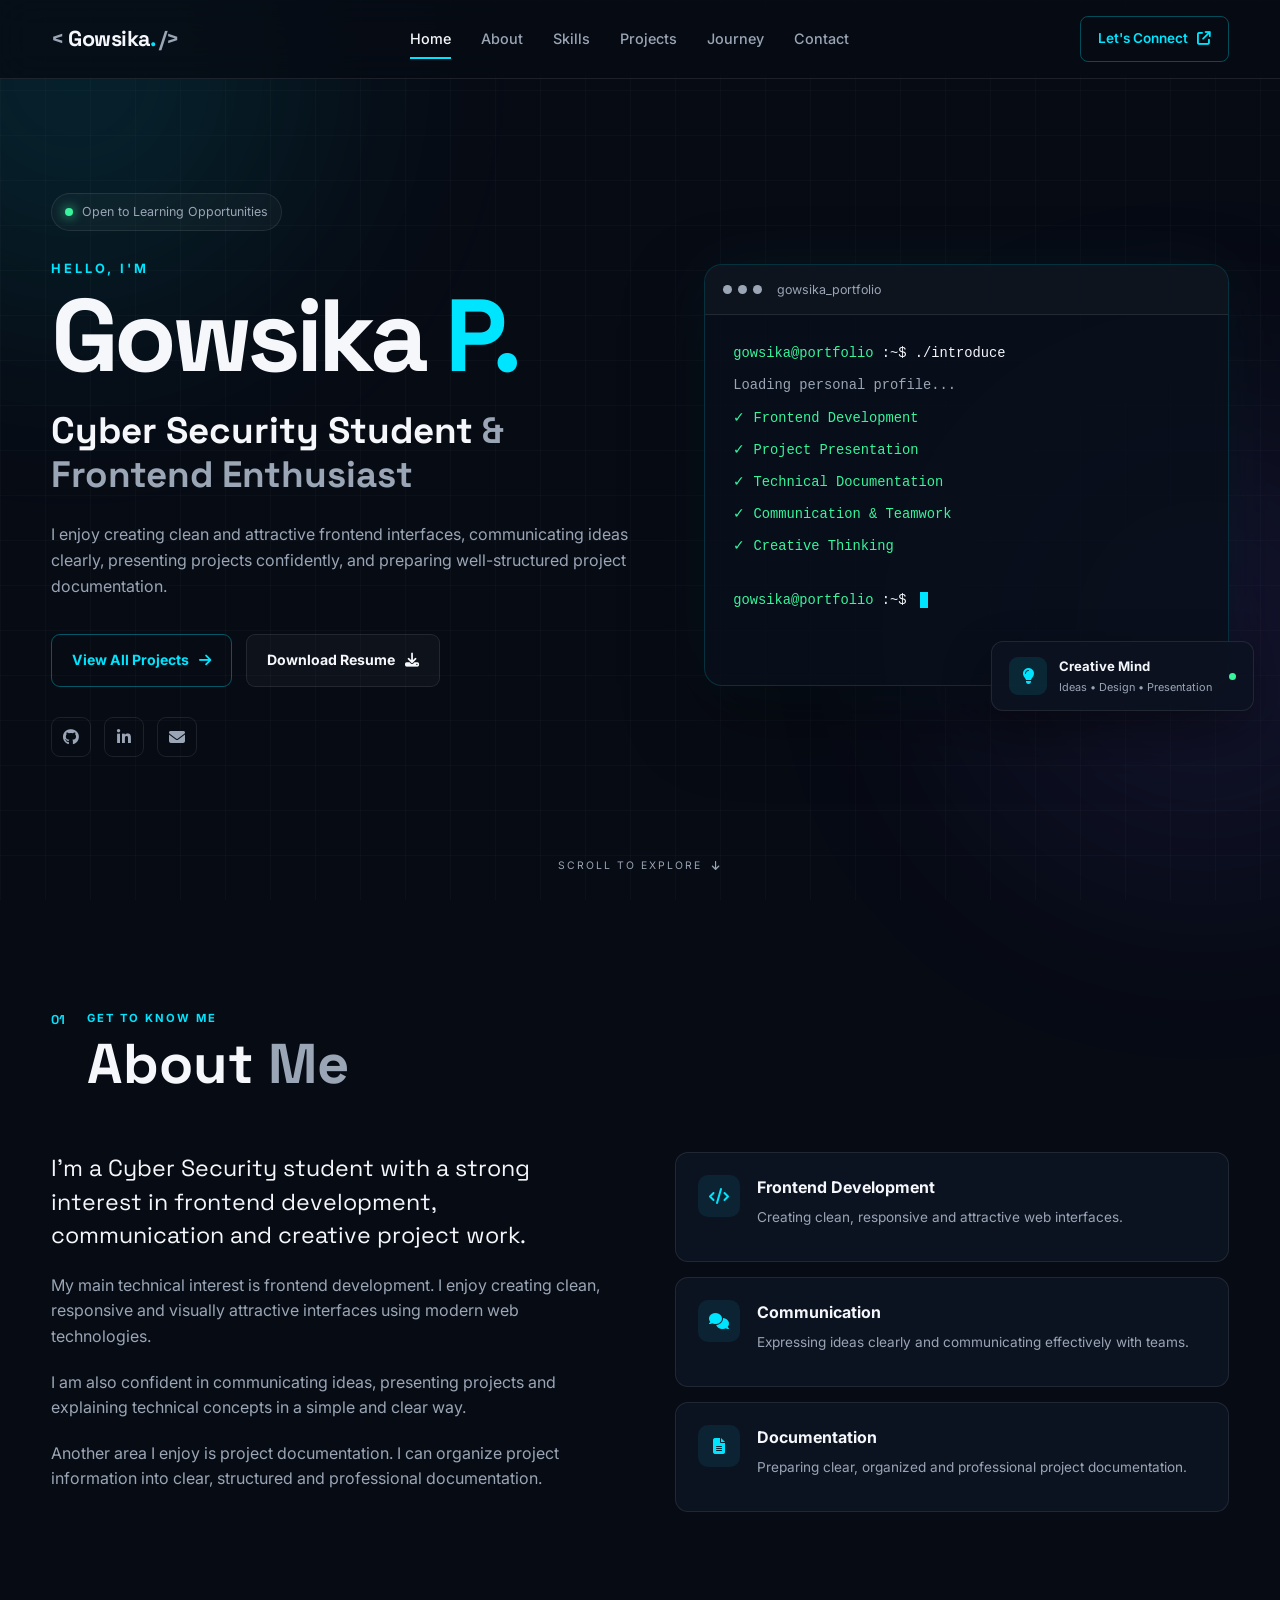
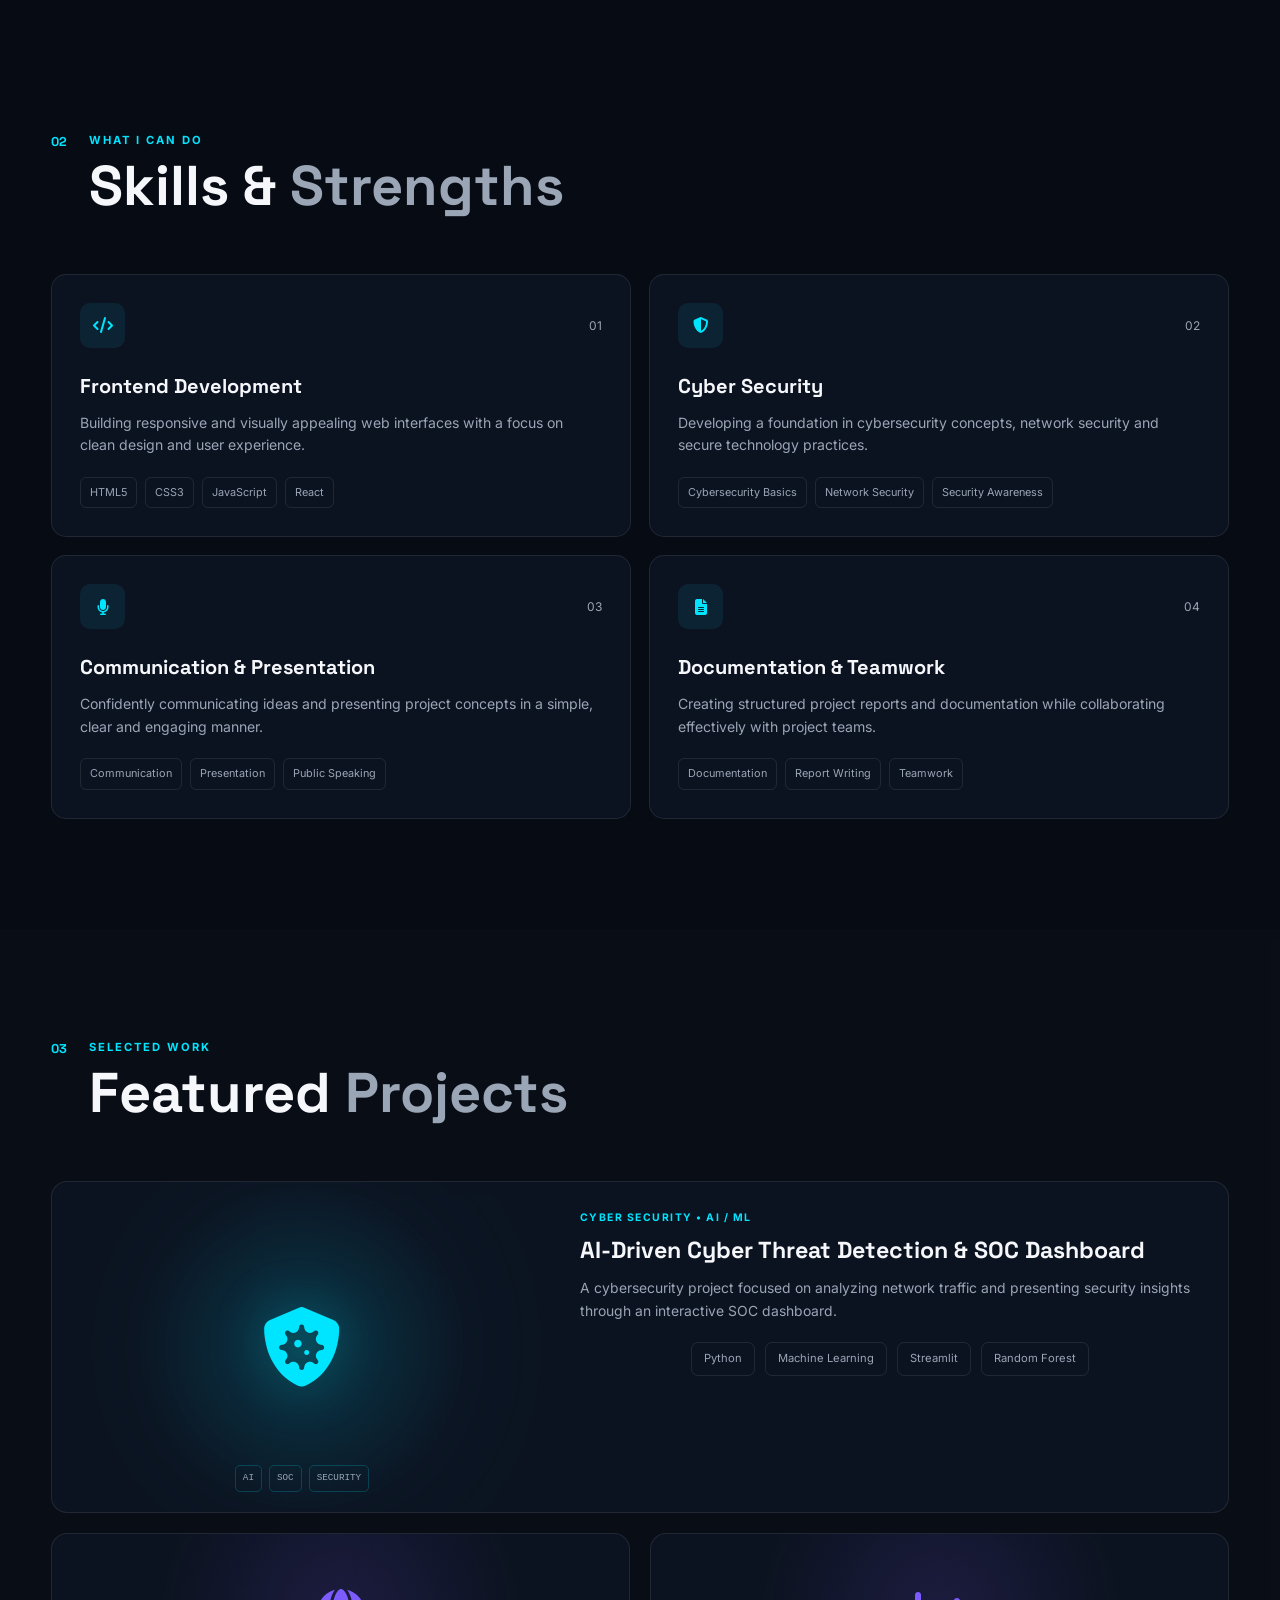
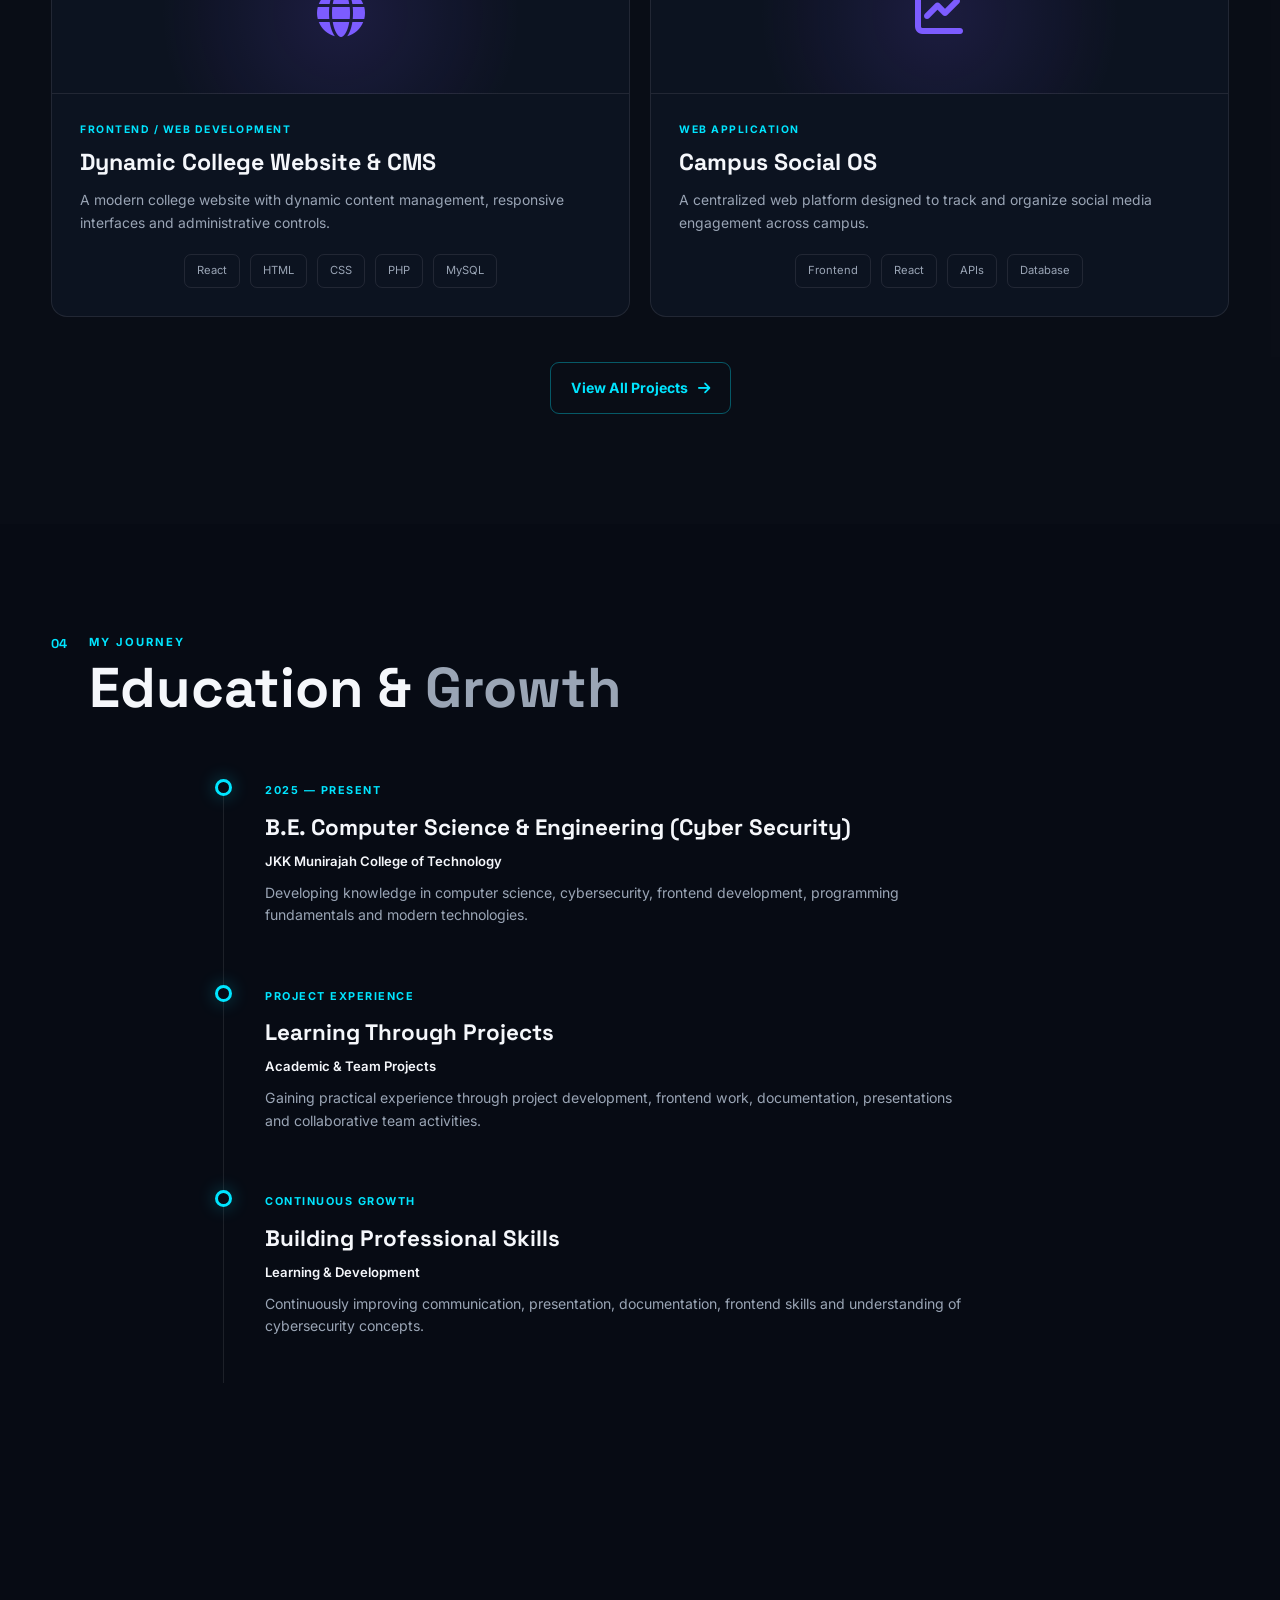
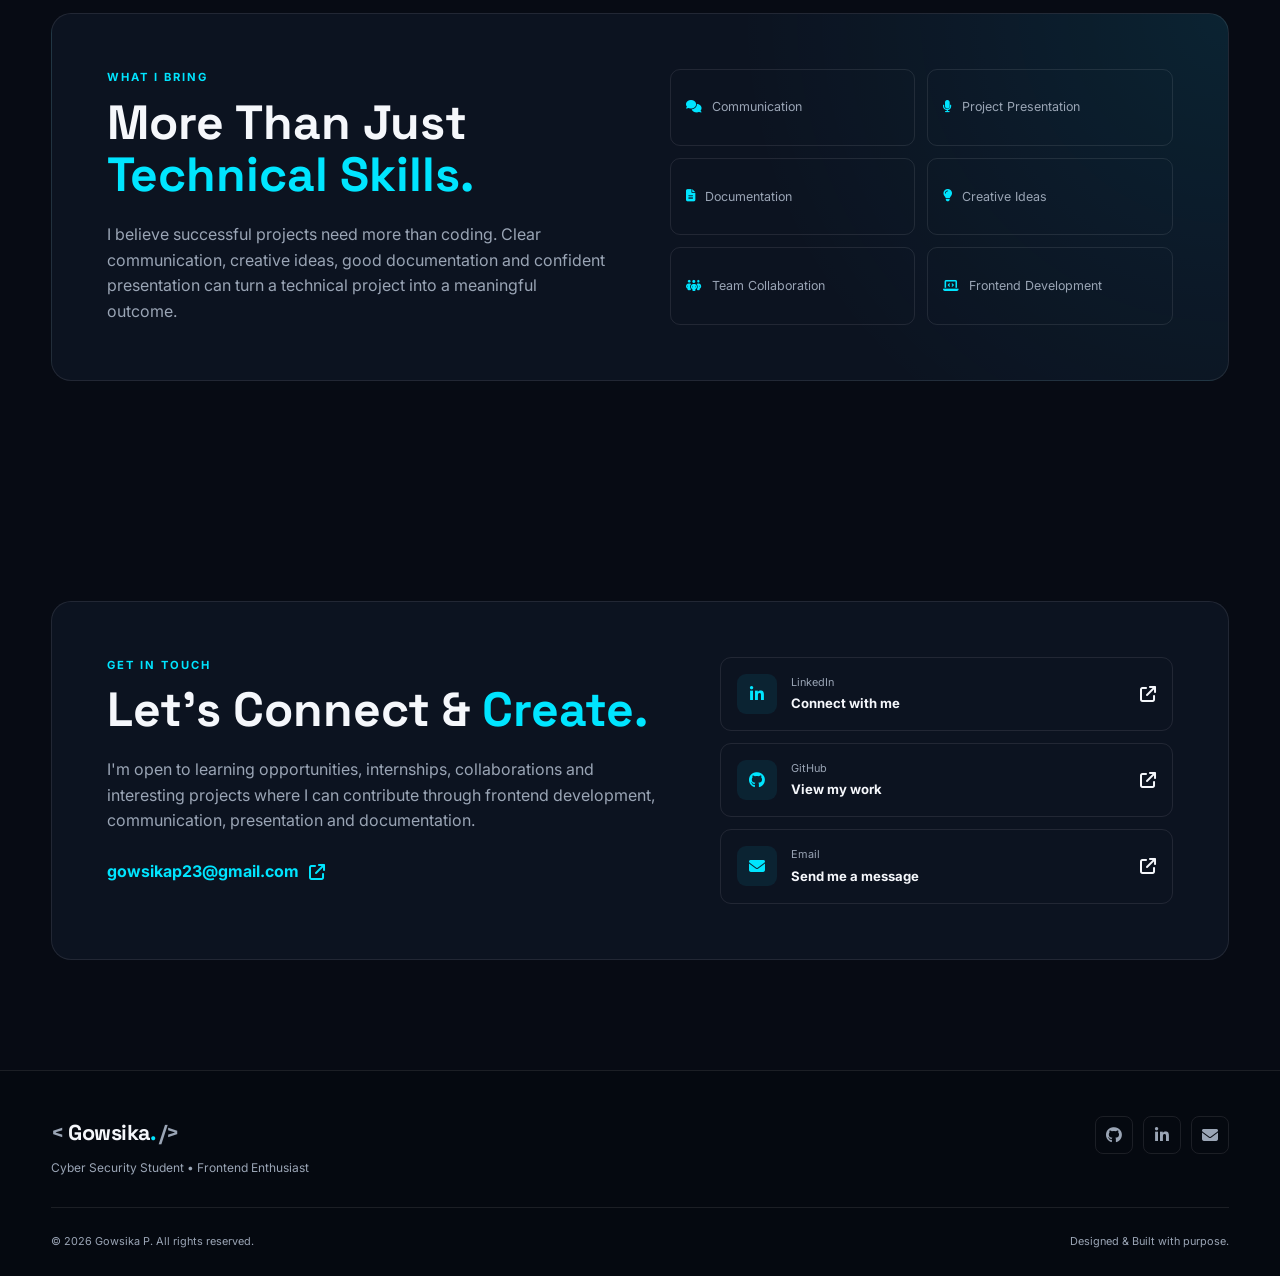
<file: index.html>
<!DOCTYPE html>
<html lang="en">

<head>
    <meta charset="UTF-8">
    <meta name="viewport" content="width=device-width, initial-scale=1.0">

    <meta name="description"
        content="Gowsika P — Cyber Security Student and Frontend Enthusiast. Explore my projects, frontend skills, communication, presentation, documentation and creative strengths.">

    <meta name="author" content="Gowsika P">

    <title>Gowsika P | Cyber Security Student & Frontend Enthusiast</title>

    <!-- Google Fonts -->
    <link rel="preconnect" href="https://fonts.googleapis.com">
    <link rel="preconnect" href="https://fonts.gstatic.com" crossorigin>

    <link
        href="https://fonts.googleapis.com/css2?family=Inter:wght@400;500;600;700;800&family=Space+Grotesk:wght@400;500;600;700&display=swap"
        rel="stylesheet">

    <!-- Font Awesome -->
    <link rel="stylesheet"
        href="https://cdnjs.cloudflare.com/ajax/libs/font-awesome/6.5.2/css/all.min.css">

    <!-- Main CSS -->
    <link rel="stylesheet" href="style.css">
</head>

<body>

    <!-- Background -->
    <div class="background-grid"></div>
    <div class="glow glow-one"></div>
    <div class="glow glow-two"></div>

    <!-- ================= NAVIGATION ================= -->

    <header class="navbar">
        <div class="container nav-container">

            <a href="#home" class="logo">
                <span class="logo-bracket">&lt;</span>
                Gowsika<span>.</span>
                <span class="logo-bracket">/&gt;</span>
            </a>

            <nav class="nav-menu">
                <a href="#home" class="nav-link active">Home</a>
                <a href="#about" class="nav-link">About</a>
                <a href="#skills" class="nav-link">Skills</a>
                <a href="#projects" class="nav-link">Projects</a>
                <a href="#journey" class="nav-link">Journey</a>
                <a href="#contact" class="nav-link">Contact</a>
            </nav>

            <a href="#contact" class="nav-button">
                Let's Connect
                <i class="fa-solid fa-arrow-up-right-from-square"></i>
            </a>

            <button class="menu-toggle" aria-label="Open navigation menu">
                <i class="fa-solid fa-bars"></i>
            </button>

        </div>
    </header>

    <main>

        <!-- ================= HERO ================= -->

        <section id="home" class="hero">

            <div class="container hero-container">

                <div class="hero-content">

                    <div class="status-badge">
                        <span class="status-dot"></span>
                        <span>Open to Learning Opportunities</span>
                    </div>

                    <p class="hero-small-title">HELLO, I'M</p>

                    <h1 class="hero-title">
                        Gowsika <span>P.</span>
                    </h1>

                    <h2 class="hero-role">
                        Cyber Security Student
                        <span>& Frontend Enthusiast</span>
                    </h2>

                    <p class="hero-description">
                        I enjoy creating clean and attractive frontend interfaces,
                        communicating ideas clearly, presenting projects confidently,
                        and preparing well-structured project documentation.
                    </p>

                    <div class="hero-buttons">

                        <!-- PROJECT BUTTON -->
                        <a href="projects.html" class="btn btn-outline">
                            View All Projects
                            <i class="fa-solid fa-arrow-right"></i>
                        </a>

                        <!-- RESUME DOWNLOAD -->
                        <a href="resume.pdf"
                            class="btn btn-secondary"
                            download="Gowsika_P_Resume.pdf">
                            Download Resume
                            <i class="fa-solid fa-download"></i>
                        </a>

                    </div>

                    <div class="hero-socials">

                        <!-- GITHUB -->
                        <a href="https://github.com/GOWSIKA"
                            aria-label="GitHub"
                            target="_blank"
                            rel="noopener noreferrer">
                            <i class="fa-brands fa-github"></i>
                        </a>

                        <!-- LINKEDIN -->
                        <a href="https://www.linkedin.com/in/gowsika-ponnuvel-315005411"
                            aria-label="LinkedIn"
                            target="_blank"
                            rel="noopener noreferrer">
                            <i class="fa-brands fa-linkedin-in"></i>
                        </a>

                        <!-- EMAIL -->
                        <a href="mailto:gowsikap23@gmail.com"
                            aria-label="Email">
                            <i class="fa-solid fa-envelope"></i>
                        </a>

                    </div>

                </div>

                <!-- HERO VISUAL -->

                <div class="hero-visual">

                    <div class="cyber-card">

                        <div class="cyber-card-top">

                            <div class="window-dots">
                                <span></span>
                                <span></span>
                                <span></span>
                            </div>

                            <span class="terminal-title">
                                gowsika_portfolio
                            </span>

                        </div>

                        <div class="terminal-content">

                            <p>
                                <span class="terminal-green">
                                    gowsika@portfolio
                                </span>
                                :~$
                                <span class="terminal-white">
                                    ./introduce
                                </span>
                            </p>

                            <p class="terminal-output">
                                Loading personal profile...
                            </p>

                            <p class="terminal-output">
                                <span class="success">
                                    ✓ Frontend Development
                                </span>
                            </p>

                            <p class="terminal-output">
                                <span class="success">
                                    ✓ Project Presentation
                                </span>
                            </p>

                            <p class="terminal-output">
                                <span class="success">
                                    ✓ Technical Documentation
                                </span>
                            </p>

                            <p class="terminal-output">
                                <span class="success">
                                    ✓ Communication & Teamwork
                                </span>
                            </p>

                            <p class="terminal-output">
                                <span class="success">
                                    ✓ Creative Thinking
                                </span>
                            </p>

                            <br>

                            <p>
                                <span class="terminal-green">
                                    gowsika@portfolio
                                </span>
                                :~$
                                <span class="cursor"></span>
                            </p>

                        </div>
                    </div>

                    <div class="floating-security-card">

                        <div class="security-icon">
                            <i class="fa-solid fa-lightbulb"></i>
                        </div>

                        <div>
                            <strong>Creative Mind</strong>
                            <span>Ideas • Design • Presentation</span>
                        </div>

                        <div class="online-dot"></div>

                    </div>

                </div>

            </div>

            <div class="scroll-indicator">
                <span>SCROLL TO EXPLORE</span>
                <i class="fa-solid fa-arrow-down"></i>
            </div>

        </section>

        <!-- ================= ABOUT ================= -->

        <section id="about" class="section about-section">

            <div class="container">

                <div class="section-heading">

                    <span class="section-number">01</span>

                    <div>
                        <p class="section-label">GET TO KNOW ME</p>

                        <h2>
                            About <span>Me</span>
                        </h2>
                    </div>

                </div>

                <div class="about-grid">

                    <div class="about-text">

                        <p class="large-text">
                            I'm a Cyber Security student with a strong interest in
                            frontend development, communication and creative project work.
                        </p>

                        <p>
                            My main technical interest is frontend development.
                            I enjoy creating clean, responsive and visually attractive
                            interfaces using modern web technologies.
                        </p>

                        <p>
                            I am also confident in communicating ideas, presenting
                            projects and explaining technical concepts in a simple
                            and clear way.
                        </p>

                        <p>
                            Another area I enjoy is project documentation. I can organize
                            project information into clear, structured and professional
                            documentation.
                        </p>

                    </div>

                    <div class="about-cards">

                        <div class="info-card">

                            <div class="card-icon">
                                <i class="fa-solid fa-code"></i>
                            </div>

                            <div>
                                <h3>Frontend Development</h3>
                                <p>
                                    Creating clean, responsive and attractive web interfaces.
                                </p>
                            </div>

                        </div>

                        <div class="info-card">

                            <div class="card-icon">
                                <i class="fa-solid fa-comments"></i>
                            </div>

                            <div>
                                <h3>Communication</h3>
                                <p>
                                    Expressing ideas clearly and communicating effectively
                                    with teams.
                                </p>
                            </div>

                        </div>

                        <div class="info-card">

                            <div class="card-icon">
                                <i class="fa-solid fa-file-lines"></i>
                            </div>

                            <div>
                                <h3>Documentation</h3>
                                <p>
                                    Preparing clear, organized and professional project
                                    documentation.
                                </p>
                            </div>

                        </div>

                    </div>

                </div>

            </div>

        </section>

        <!-- ================= SKILLS ================= -->

        <section id="skills" class="section skills-section">

            <div class="container">

                <div class="section-heading">

                    <span class="section-number">02</span>

                    <div>
                        <p class="section-label">WHAT I CAN DO</p>

                        <h2>
                            Skills & <span>Strengths</span>
                        </h2>
                    </div>

                </div>

                <div class="skills-grid">

                    <div class="skill-card">

                        <div class="skill-card-header">

                            <div class="skill-icon">
                                <i class="fa-solid fa-code"></i>
                            </div>

                            <span>01</span>

                        </div>

                        <h3>Frontend Development</h3>

                        <p>
                            Building responsive and visually appealing web interfaces
                            with a focus on clean design and user experience.
                        </p>

                        <div class="skill-tags">
                            <span>HTML5</span>
                            <span>CSS3</span>
                            <span>JavaScript</span>
                            <span>React</span>
                        </div>

                    </div>

                    <div class="skill-card">

                        <div class="skill-card-header">

                            <div class="skill-icon">
                                <i class="fa-solid fa-shield-halved"></i>
                            </div>

                            <span>02</span>

                        </div>

                        <h3>Cyber Security</h3>

                        <p>
                            Developing a foundation in cybersecurity concepts,
                            network security and secure technology practices.
                        </p>

                        <div class="skill-tags">
                            <span>Cybersecurity Basics</span>
                            <span>Network Security</span>
                            <span>Security Awareness</span>
                        </div>

                    </div>

                    <div class="skill-card">

                        <div class="skill-card-header">

                            <div class="skill-icon">
                                <i class="fa-solid fa-microphone"></i>
                            </div>

                            <span>03</span>

                        </div>

                        <h3>Communication & Presentation</h3>

                        <p>
                            Confidently communicating ideas and presenting project
                            concepts in a simple, clear and engaging manner.
                        </p>

                        <div class="skill-tags">
                            <span>Communication</span>
                            <span>Presentation</span>
                            <span>Public Speaking</span>
                        </div>

                    </div>

                    <div class="skill-card">

                        <div class="skill-card-header">

                            <div class="skill-icon">
                                <i class="fa-solid fa-file-lines"></i>
                            </div>

                            <span>04</span>

                        </div>

                        <h3>Documentation & Teamwork</h3>

                        <p>
                            Creating structured project reports and documentation
                            while collaborating effectively with project teams.
                        </p>

                        <div class="skill-tags">
                            <span>Documentation</span>
                            <span>Report Writing</span>
                            <span>Teamwork</span>
                        </div>

                    </div>

                </div>

            </div>

        </section>

        <!-- ================= PROJECTS ================= -->

        <section id="projects" class="section projects-section">

            <div class="container">

                <div class="section-heading">

                    <span class="section-number">03</span>

                    <div>
                        <p class="section-label">SELECTED WORK</p>

                        <h2>
                            Featured <span>Projects</span>
                        </h2>
                    </div>

                </div>

                <div class="projects-grid">

                    <!-- PROJECT 1 -->

                    <article class="project-card featured-project">

                        <div class="project-visual">

                            <div class="project-glow"></div>

                            <i class="fa-solid fa-shield-virus project-main-icon"></i>

                            <div class="project-code">
                                <span>AI</span>
                                <span>SOC</span>
                                <span>SECURITY</span>
                            </div>

                        </div>

                        <div class="project-content">

                            <span class="project-category">
                                CYBER SECURITY • AI / ML
                            </span>

                            <h3>
                                AI-Driven Cyber Threat Detection & SOC Dashboard
                            </h3>

                            <p>
                                A cybersecurity project focused on analyzing network
                                traffic and presenting security insights through an
                                interactive SOC dashboard.
                            </p>

                            <div class="project-tech">
                                <span>Python</span>
                                <span>Machine Learning</span>
                                <span>Streamlit</span>
                                <span>Random Forest</span>
                            </div>

                        </div>

                    </article>

                    <!-- PROJECT 2 -->

                    <article class="project-card">

                        <div class="project-mini-visual">
                            <i class="fa-solid fa-globe"></i>
                        </div>

                        <div class="project-content">

                            <span class="project-category">
                                FRONTEND / WEB DEVELOPMENT
                            </span>

                            <h3>
                                Dynamic College Website & CMS
                            </h3>

                            <p>
                                A modern college website with dynamic content
                                management, responsive interfaces and administrative
                                controls.
                            </p>

                            <div class="project-tech">
                                <span>React</span>
                                <span>HTML</span>
                                <span>CSS</span>
                                <span>PHP</span>
                                <span>MySQL</span>
                            </div>

                        </div>

                    </article>

                    <!-- PROJECT 3 -->

                    <article class="project-card">

                        <div class="project-mini-visual">
                            <i class="fa-solid fa-chart-line"></i>
                        </div>

                        <div class="project-content">

                            <span class="project-category">
                                WEB APPLICATION
                            </span>

                            <h3>
                                Campus Social OS
                            </h3>

                            <p>
                                A centralized web platform designed to track and
                                organize social media engagement across campus.
                            </p>

                            <div class="project-tech">
                                <span>Frontend</span>
                                <span>React</span>
                                <span>APIs</span>
                                <span>Database</span>
                            </div>

                        </div>

                    </article>

                </div>

                <div class="projects-footer">

                    <a href="projects.html" class="btn btn-outline">
                        View All Projects
                        <i class="fa-solid fa-arrow-right"></i>
                    </a>

                </div>

            </div>

        </section>

        <!-- ================= JOURNEY ================= -->

        <section id="journey" class="section education-section">

            <div class="container">

                <div class="section-heading">

                    <span class="section-number">04</span>

                    <div>
                        <p class="section-label">MY JOURNEY</p>

                        <h2>
                            Education & <span>Growth</span>
                        </h2>
                    </div>

                </div>

                <div class="timeline">

                    <div class="timeline-item">

                        <div class="timeline-marker"></div>

                        <div class="timeline-content">

                            <span class="timeline-date">
                                2025 — PRESENT
                            </span>

                            <h3>
                                B.E. Computer Science & Engineering
                                (Cyber Security)
                            </h3>

                            <p class="timeline-place">
                                JKK Munirajah College of Technology
                            </p>

                            <p>
                                Developing knowledge in computer science,
                                cybersecurity, frontend development, programming
                                fundamentals and modern technologies.
                            </p>

                        </div>

                    </div>

                    <div class="timeline-item">

                        <div class="timeline-marker"></div>

                        <div class="timeline-content">

                            <span class="timeline-date">
                                PROJECT EXPERIENCE
                            </span>

                            <h3>Learning Through Projects</h3>

                            <p class="timeline-place">
                                Academic & Team Projects
                            </p>

                            <p>
                                Gaining practical experience through project
                                development, frontend work, documentation,
                                presentations and collaborative team activities.
                            </p>

                        </div>

                    </div>

                    <div class="timeline-item">

                        <div class="timeline-marker"></div>

                        <div class="timeline-content">

                            <span class="timeline-date">
                                CONTINUOUS GROWTH
                            </span>

                            <h3>Building Professional Skills</h3>

                            <p class="timeline-place">
                                Learning & Development
                            </p>

                            <p>
                                Continuously improving communication, presentation,
                                documentation, frontend skills and understanding
                                of cybersecurity concepts.
                            </p>

                        </div>

                    </div>

                </div>

            </div>

        </section>

        <!-- ================= STRENGTHS ================= -->

        <section class="section strengths-section">

            <div class="container">

                <div class="strengths-box">

                    <div class="strengths-content">

                        <p class="section-label">WHAT I BRING</p>

                        <h2>
                            More Than Just
                            <span>Technical Skills.</span>
                        </h2>

                        <p>
                            I believe successful projects need more than coding.
                            Clear communication, creative ideas, good documentation
                            and confident presentation can turn a technical project
                            into a meaningful outcome.
                        </p>

                    </div>

                    <div class="strengths-list">

                        <div class="strength-item">
                            <i class="fa-solid fa-comments"></i>
                            <span>Communication</span>
                        </div>

                        <div class="strength-item">
                            <i class="fa-solid fa-microphone"></i>
                            <span>Project Presentation</span>
                        </div>

                        <div class="strength-item">
                            <i class="fa-solid fa-file-lines"></i>
                            <span>Documentation</span>
                        </div>

                        <div class="strength-item">
                            <i class="fa-solid fa-lightbulb"></i>
                            <span>Creative Ideas</span>
                        </div>

                        <div class="strength-item">
                            <i class="fa-solid fa-people-group"></i>
                            <span>Team Collaboration</span>
                        </div>

                        <div class="strength-item">
                            <i class="fa-solid fa-laptop-code"></i>
                            <span>Frontend Development</span>
                        </div>

                    </div>

                </div>

            </div>

        </section>

        <!-- ================= CONTACT ================= -->

        <section id="contact" class="section contact-section">

            <div class="container">

                <div class="contact-box">

                    <div class="contact-content">

                        <p class="section-label">GET IN TOUCH</p>

                        <h2>
                            Let's Connect &
                            <span>Create.</span>
                        </h2>

                        <p>
                            I'm open to learning opportunities, internships,
                            collaborations and interesting projects where I can
                            contribute through frontend development, communication,
                            presentation and documentation.
                        </p>

                        <a href="mailto:gowsikap23@gmail.com"
                            class="contact-email">

                            gowsikap23@gmail.com

                            <i class="fa-solid fa-arrow-up-right-from-square"></i>

                        </a>

                    </div>

                    <div class="contact-links">

                        <!-- LINKEDIN -->
                        <a href="https://www.linkedin.com/in/gowsika-ponnuvel-315005411"
                            class="contact-link"
                            target="_blank"
                            rel="noopener noreferrer">

                            <div class="contact-link-icon">
                                <i class="fa-brands fa-linkedin-in"></i>
                            </div>

                            <div>
                                <span>LinkedIn</span>
                                <strong>Connect with me</strong>
                            </div>

                            <i class="fa-solid fa-arrow-up-right-from-square"></i>

                        </a>

                        <!-- GITHUB -->
                        <a href="https://github.com/GOWSIKA"
                            class="contact-link"
                            target="_blank"
                            rel="noopener noreferrer">

                            <div class="contact-link-icon">
                                <i class="fa-brands fa-github"></i>
                            </div>

                            <div>
                                <span>GitHub</span>
                                <strong>View my work</strong>
                            </div>

                            <i class="fa-solid fa-arrow-up-right-from-square"></i>

                        </a>

                        <!-- EMAIL -->
                        <a href="https://mail.google.com/mail/?view=cm&fs=1&to=gowsikap23@gmail.com"
                            class="contact-link"
                            target="_blank"
                            rel="noopener noreferrer">

                            <div class="contact-link-icon">
                                <i class="fa-solid fa-envelope"></i>
                            </div>

                            <div>
                                <span>Email</span>
                                <strong>Send me a message</strong>
                            </div>

                            <i class="fa-solid fa-arrow-up-right-from-square"></i>

                        </a>

                    </div>

                </div>

            </div>

        </section>

    </main>

    <!-- ================= FOOTER ================= -->

    <footer class="footer">

        <div class="container footer-container">

            <div class="footer-logo">

                <a href="#home" class="logo">

                    <span class="logo-bracket">&lt;</span>
                    Gowsika<span>.</span>
                    <span class="logo-bracket">/&gt;</span>

                </a>

                <p>
                    Cyber Security Student
                    • Frontend Enthusiast
                </p>

            </div>

            <div class="footer-socials">

                <!-- GITHUB -->
                <a href="https://github.com/GOWSIKA"
                    aria-label="GitHub"
                    target="_blank"
                    rel="noopener noreferrer">
                    <i class="fa-brands fa-github"></i>
                </a>

                <!-- LINKEDIN -->
                <a href="https://www.linkedin.com/in/gowsika-ponnuvel-315005411"
                    aria-label="LinkedIn"
                    target="_blank"
                    rel="noopener noreferrer">
                    <i class="fa-brands fa-linkedin-in"></i>
                </a>

                <!-- EMAIL -->
                <a href="mailto:gowsikap23@gmail.com"
                    aria-label="Email">
                    <i class="fa-solid fa-envelope"></i>
                </a>

            </div>

            <div class="footer-bottom">

                <p>
                    © 2026 Gowsika P. All rights reserved.
                </p>

                <p>
                    Designed & Built with purpose.
                </p>

            </div>

        </div>

    </footer>

    <!-- ================= JAVASCRIPT ================= -->

    <script>

        // Mobile Navigation

        const menuToggle =
            document.querySelector(".menu-toggle");

        const navMenu =
            document.querySelector(".nav-menu");

        menuToggle.addEventListener("click", () => {

            navMenu.classList.toggle("active");

            const icon =
                menuToggle.querySelector("i");

            if (navMenu.classList.contains("active")) {

                icon.classList.remove("fa-bars");
                icon.classList.add("fa-xmark");

            } else {

                icon.classList.remove("fa-xmark");
                icon.classList.add("fa-bars");

            }

        });


        // Close mobile menu

        document
            .querySelectorAll(".nav-link")
            .forEach(link => {

                link.addEventListener("click", () => {

                    navMenu.classList.remove("active");

                    const icon =
                        menuToggle.querySelector("i");

                    icon.classList.remove("fa-xmark");
                    icon.classList.add("fa-bars");

                });

            });


        // Active Navigation

        const sections =
            document.querySelectorAll("section[id]");

        const navLinks =
            document.querySelectorAll(".nav-link");

        window.addEventListener("scroll", () => {

            let current = "";

            sections.forEach(section => {

                const sectionTop =
                    section.offsetTop - 160;

                const sectionHeight =
                    section.offsetHeight;

                if (
                    window.scrollY >= sectionTop &&
                    window.scrollY < sectionTop + sectionHeight
                ) {

                    current =
                        section.getAttribute("id");

                }

            });

            navLinks.forEach(link => {

                link.classList.remove("active");

                if (
                    link.getAttribute("href") === "#" + current
                ) {

                    link.classList.add("active");

                }

            });

        });

    </script>

</body>
</html>
</file>
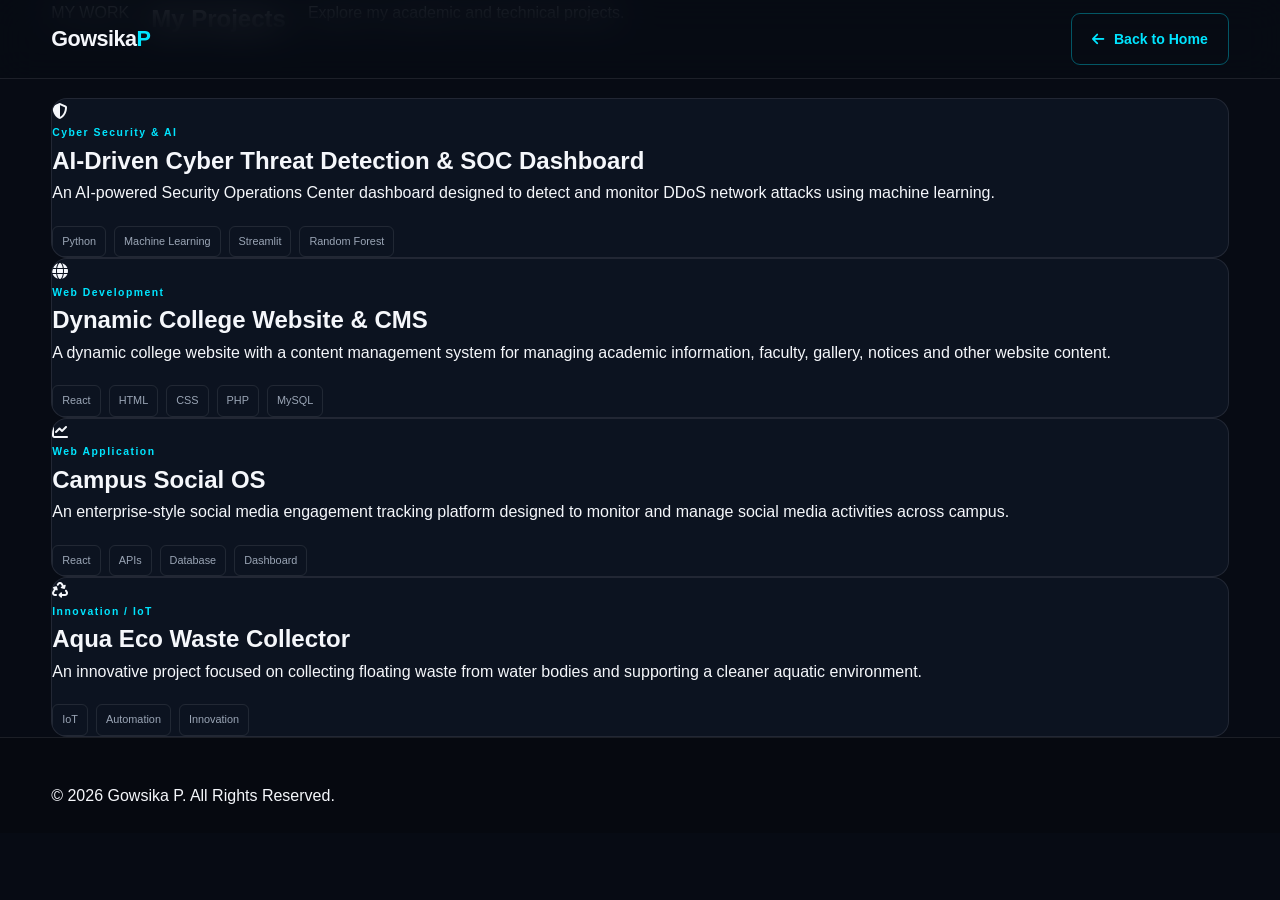
<file: projects.html>
<!DOCTYPE html>
<html lang="en">
<head>
    <meta charset="UTF-8">
    <meta name="viewport" content="width=device-width, initial-scale=1.0">

    <title>My Projects | Gowsika P</title>

    <!-- Main CSS -->
    <link rel="stylesheet" href="style.css">

    <!-- Font Awesome -->
    <link rel="stylesheet"
          href="https://cdnjs.cloudflare.com/ajax/libs/font-awesome/6.5.2/css/all.min.css">
</head>

<body>

    <!-- HEADER -->
    <header class="navbar">
        <div class="container nav-container">

            <a href="index.html" class="logo">
                Gowsika<span>P</span>
            </a>

            <a href="index.html" class="btn btn-outline">
                <i class="fa-solid fa-arrow-left"></i>
                Back to Home
            </a>

        </div>
    </header>


    <!-- ALL PROJECTS PAGE -->
    <section class="projects-page">

        <div class="container">

            <!-- PAGE HEADING -->
            <div class="section-heading">

                <span class="section-tag">MY WORK</span>

                <h1>
                    My <span>Projects</span>
                </h1>

                <p>
                    Explore my academic and technical projects.
                </p>

            </div>


            <!-- PROJECTS GRID -->
            <div class="all-projects-grid">


                <!-- PROJECT 1 -->
                <div class="project-card">

                    <div class="project-icon">
                        <i class="fa-solid fa-shield-halved"></i>
                    </div>

                    <span class="project-category">
                        Cyber Security & AI
                    </span>

                    <h2>
                        AI-Driven Cyber Threat Detection & SOC Dashboard
                    </h2>

                    <p>
                        An AI-powered Security Operations Center dashboard
                        designed to detect and monitor DDoS network attacks
                        using machine learning.
                    </p>

                    <div class="project-tech">
                        <span>Python</span>
                        <span>Machine Learning</span>
                        <span>Streamlit</span>
                        <span>Random Forest</span>
                    </div>

                </div>


                <!-- PROJECT 2 -->
                <div class="project-card">

                    <div class="project-icon">
                        <i class="fa-solid fa-globe"></i>
                    </div>

                    <span class="project-category">
                        Web Development
                    </span>

                    <h2>
                        Dynamic College Website & CMS
                    </h2>

                    <p>
                        A dynamic college website with a content management
                        system for managing academic information, faculty,
                        gallery, notices and other website content.
                    </p>

                    <div class="project-tech">
                        <span>React</span>
                        <span>HTML</span>
                        <span>CSS</span>
                        <span>PHP</span>
                        <span>MySQL</span>
                    </div>

                </div>


                <!-- PROJECT 3 -->
                <div class="project-card">

                    <div class="project-icon">
                        <i class="fa-solid fa-chart-line"></i>
                    </div>

                    <span class="project-category">
                        Web Application
                    </span>

                    <h2>
                        Campus Social OS
                    </h2>

                    <p>
                        An enterprise-style social media engagement tracking
                        platform designed to monitor and manage social media
                        activities across campus.
                    </p>

                    <div class="project-tech">
                        <span>React</span>
                        <span>APIs</span>
                        <span>Database</span>
                        <span>Dashboard</span>
                    </div>

                </div>


                <!-- PROJECT 4 -->
                <div class="project-card">

                    <div class="project-icon">
                        <i class="fa-solid fa-recycle"></i>
                    </div>

                    <span class="project-category">
                        Innovation / IoT
                    </span>

                    <h2>
                        Aqua Eco Waste Collector
                    </h2>

                    <p>
                        An innovative project focused on collecting floating
                        waste from water bodies and supporting a cleaner
                        aquatic environment.
                    </p>

                    <div class="project-tech">
                        <span>IoT</span>
                        <span>Automation</span>
                        <span>Innovation</span>
                    </div>

                </div>


            </div>

        </div>

    </section>


    <!-- FOOTER -->
    <footer class="footer">

        <div class="container">

            <p>
                © 2026 Gowsika P. All Rights Reserved.
            </p>

        </div>

    </footer>

</body>
</html>
</file>
<file: style.css>
/* =====================================================
   GLOBAL
===================================================== */

:root {
    --bg: #070b14;
    --bg-secondary: #0c1220;
    --card: rgba(14, 21, 36, 0.82);
    --border: rgba(255, 255, 255, 0.09);

    --text: #f5f7fb;
    --muted: #9aa5b5;

    --accent: #00e5ff;
    --accent-2: #7c5cff;

    --success: #38f59d;

    --max-width: 1180px;
}

* {
    margin: 0;
    padding: 0;
    box-sizing: border-box;
}

html {
    scroll-behavior: smooth;
    scroll-padding-top: 90px;
}

body {
    font-family: "Inter", sans-serif;
    background: var(--bg);
    color: var(--text);
    line-height: 1.6;
    overflow-x: hidden;
}

a {
    color: inherit;
    text-decoration: none;
}

button {
    font: inherit;
}

.container {
    width: min(92%, var(--max-width));
    margin: auto;
}

.section {
    padding: 110px 0;
    position: relative;
}


/* =====================================================
   BACKGROUND
===================================================== */

.background-grid {
    position: fixed;
    inset: 0;
    z-index: -5;

    background-image:
        linear-gradient(
            rgba(255,255,255,0.025) 1px,
            transparent 1px
        ),
        linear-gradient(
            90deg,
            rgba(255,255,255,0.025) 1px,
            transparent 1px
        );

    background-size: 45px 45px;
}

.glow {
    position: fixed;
    width: 450px;
    height: 450px;
    border-radius: 50%;
    filter: blur(130px);
    opacity: 0.12;
    z-index: -4;
    pointer-events: none;
}

.glow-one {
    background: var(--accent);
    top: -150px;
    left: -150px;
}

.glow-two {
    background: var(--accent-2);
    right: -150px;
    top: 45%;
}


/* =====================================================
   NAVBAR
===================================================== */

.navbar {
    position: fixed;
    top: 0;
    left: 0;
    width: 100%;
    z-index: 1000;

    background: rgba(7, 11, 20, 0.82);
    backdrop-filter: blur(18px);

    border-bottom: 1px solid var(--border);
}

.nav-container {
    height: 78px;

    display: flex;
    align-items: center;
    justify-content: space-between;
    gap: 30px;
}

.logo {
    font-family: "Space Grotesk", sans-serif;
    font-size: 1.35rem;
    font-weight: 700;
    letter-spacing: -0.5px;
}

.logo span:not(.logo-bracket) {
    color: var(--accent);
}

.logo-bracket {
    color: var(--muted);
}

.nav-menu {
    display: flex;
    align-items: center;
    gap: 30px;
}

.nav-link {
    position: relative;

    color: var(--muted);
    font-size: 0.9rem;
    font-weight: 500;

    transition: 0.3s ease;
}

.nav-link:hover,
.nav-link.active {
    color: var(--text);
}

.nav-link::after {
    content: "";

    position: absolute;
    left: 0;
    bottom: -8px;

    width: 0;
    height: 2px;

    background: var(--accent);

    transition: 0.3s ease;
}

.nav-link:hover::after,
.nav-link.active::after {
    width: 100%;
}

.nav-button {
    display: flex;
    align-items: center;
    gap: 9px;

    padding: 11px 17px;

    border: 1px solid rgba(0, 229, 255, 0.3);
    border-radius: 8px;

    color: var(--accent);
    font-size: 0.85rem;
    font-weight: 600;

    transition: 0.3s ease;
}

.nav-button:hover {
    background: rgba(0, 229, 255, 0.08);
    transform: translateY(-2px);
}

.menu-toggle {
    display: none;

    background: none;
    border: none;

    color: var(--text);
    font-size: 1.5rem;

    cursor: pointer;
}


/* =====================================================
   HERO
===================================================== */

.hero {
    min-height: 100vh;
    padding-top: 150px;
    padding-bottom: 100px;

    display: flex;
    align-items: center;

    position: relative;
}

.hero-container {
    display: grid;
    grid-template-columns: 1fr 0.9fr;
    align-items: center;
    gap: 70px;
}

.status-badge {
    width: fit-content;

    display: flex;
    align-items: center;
    gap: 9px;

    padding: 8px 13px;

    border: 1px solid var(--border);
    border-radius: 100px;

    background: rgba(255,255,255,0.03);

    color: var(--muted);
    font-size: 0.78rem;
}

.status-dot {
    width: 8px;
    height: 8px;

    border-radius: 50%;
    background: var(--success);

    box-shadow: 0 0 12px var(--success);
}

.hero-small-title {
    margin-top: 28px;

    color: var(--accent);

    font-size: 0.8rem;
    font-weight: 700;

    letter-spacing: 3px;
}

.hero-title {
    margin-top: 7px;

    font-family: "Space Grotesk", sans-serif;

    font-size: clamp(3.8rem, 8vw, 6.8rem);
    line-height: 0.95;

    letter-spacing: -5px;
}

.hero-title span {
    color: var(--accent);
}

.hero-role {
    margin-top: 25px;

    font-family: "Space Grotesk", sans-serif;

    font-size: clamp(1.5rem, 3vw, 2.3rem);
    line-height: 1.2;
}

.hero-role span {
    color: var(--muted);
}

.hero-description {
    max-width: 640px;

    margin-top: 25px;

    color: var(--muted);
    font-size: 1rem;
}

.hero-buttons {
    margin-top: 35px;

    display: flex;
    flex-wrap: wrap;
    gap: 14px;
}

.btn {
    display: inline-flex;
    align-items: center;
    justify-content: center;
    gap: 10px;

    padding: 14px 20px;

    border-radius: 9px;

    font-size: 0.88rem;
    font-weight: 700;

    transition: 0.3s ease;
}

.btn-primary {
    background: var(--accent);
    color: #041016;
}

.btn-primary:hover {
    transform: translateY(-3px);
    box-shadow: 0 12px 35px rgba(0, 229, 255, 0.2);
}

.btn-secondary {
    border: 1px solid var(--border);
    color: var(--text);
    background: rgba(255,255,255,0.03);
}

.btn-secondary:hover {
    border-color: var(--accent);
    color: var(--accent);
}

.btn-outline {
    border: 1px solid rgba(0,229,255,0.35);
    color: var(--accent);
}

.btn-outline:hover {
    background: rgba(0,229,255,0.08);
    transform: translateY(-3px);
}

.hero-socials {
    margin-top: 30px;

    display: flex;
    gap: 13px;
}

.hero-socials a {
    width: 40px;
    height: 40px;

    display: grid;
    place-items: center;

    border: 1px solid var(--border);
    border-radius: 9px;

    color: var(--muted);

    transition: 0.3s ease;
}

.hero-socials a:hover {
    color: var(--accent);
    border-color: var(--accent);
    transform: translateY(-3px);
}


/* =====================================================
   HERO TERMINAL
===================================================== */

.hero-visual {
    position: relative;
}

.cyber-card {
    position: relative;

    border: 1px solid rgba(0,229,255,0.16);
    border-radius: 18px;

    background: rgba(9, 15, 27, 0.88);

    box-shadow:
        0 30px 80px rgba(0,0,0,0.35),
        0 0 70px rgba(0,229,255,0.05);

    overflow: hidden;
}

.cyber-card-top {
    display: flex;
    align-items: center;
    gap: 15px;

    padding: 15px 18px;

    border-bottom: 1px solid var(--border);

    background: rgba(255,255,255,0.025);
}

.window-dots {
    display: flex;
    gap: 6px;
}

.window-dots span {
    width: 9px;
    height: 9px;

    border-radius: 50%;

    background: var(--muted);
}

.terminal-title {
    color: var(--muted);
    font-size: 0.78rem;
}

.terminal-content {
    min-height: 370px;
    padding: 28px;

    font-family: monospace;
    font-size: 0.86rem;
}

.terminal-content p {
    margin-bottom: 10px;
}

.terminal-green {
    color: var(--success);
}

.terminal-white {
    color: var(--text);
}

.terminal-output {
    color: var(--muted);
}

.success {
    color: var(--success);
}

.cursor {
    display: inline-block;

    width: 8px;
    height: 16px;

    margin-left: 5px;

    vertical-align: middle;

    background: var(--accent);

    animation: blink 1s infinite;
}

@keyframes blink {
    50% {
        opacity: 0;
    }
}

.floating-security-card {
    position: absolute;

    right: -25px;
    bottom: -25px;

    display: flex;
    align-items: center;
    gap: 12px;

    padding: 14px 17px;

    border: 1px solid var(--border);
    border-radius: 12px;

    background: rgba(12,18,32,0.95);

    box-shadow: 0 20px 50px rgba(0,0,0,0.3);
}

.security-icon {
    width: 38px;
    height: 38px;

    display: grid;
    place-items: center;

    border-radius: 9px;

    background: rgba(0,229,255,0.1);
    color: var(--accent);
}

.floating-security-card strong {
    display: block;
    font-size: 0.82rem;
}

.floating-security-card span {
    display: block;

    margin-top: 2px;

    color: var(--muted);
    font-size: 0.68rem;
}

.online-dot {
    width: 7px;
    height: 7px;

    margin-left: 5px;

    border-radius: 50%;
    background: var(--success);
}

.scroll-indicator {
    position: absolute;

    bottom: 25px;
    left: 50%;

    transform: translateX(-50%);

    display: flex;
    align-items: center;
    gap: 10px;

    color: var(--muted);

    font-size: 0.65rem;
    letter-spacing: 2px;
}


/* =====================================================
   SECTION HEADINGS
===================================================== */

.section-heading {
    display: flex;
    align-items: flex-start;
    gap: 22px;

    margin-bottom: 60px;
}

.section-number {
    color: var(--accent);

    font-family: "Space Grotesk", sans-serif;

    font-size: 0.8rem;
    font-weight: 700;
}

.section-label {
    color: var(--accent);

    font-size: 0.7rem;
    font-weight: 700;

    letter-spacing: 2px;
}

.section-heading h2 {
    margin-top: 8px;

    font-family: "Space Grotesk", sans-serif;

    font-size: clamp(2.2rem, 5vw, 3.5rem);

    line-height: 1;
}

.section-heading h2 span {
    color: var(--muted);
}


/* =====================================================
   ABOUT
===================================================== */

.about-grid {
    display: grid;
    grid-template-columns: 1fr 1fr;
    gap: 70px;
}

.about-text {
    color: var(--muted);
}

.about-text p {
    margin-bottom: 20px;
}

.about-text .large-text {
    color: var(--text);

    font-family: "Space Grotesk", sans-serif;

    font-size: 1.45rem;
    line-height: 1.45;
}

.about-cards {
    display: grid;
    gap: 15px;
}

.info-card {
    display: flex;
    align-items: flex-start;
    gap: 17px;

    padding: 22px;

    border: 1px solid var(--border);
    border-radius: 13px;

    background: var(--card);

    transition: 0.3s ease;
}

.info-card:hover {
    transform: translateY(-4px);
    border-color: rgba(0,229,255,0.25);
}

.card-icon {
    width: 42px;
    height: 42px;

    flex-shrink: 0;

    display: grid;
    place-items: center;

    border-radius: 10px;

    background: rgba(0,229,255,0.08);
    color: var(--accent);
}

.info-card h3 {
    font-size: 1rem;
}

.info-card p {
    margin-top: 6px;

    color: var(--muted);
    font-size: 0.85rem;
}


/* =====================================================
   SKILLS
===================================================== */

.skills-grid {
    display: grid;
    grid-template-columns: repeat(2, 1fr);
    gap: 18px;
}

.skill-card {
    padding: 28px;

    border: 1px solid var(--border);
    border-radius: 15px;

    background: var(--card);

    transition: 0.3s ease;
}

.skill-card:hover {
    transform: translateY(-5px);
    border-color: rgba(0,229,255,0.25);
}

.skill-card-header {
    display: flex;
    align-items: center;
    justify-content: space-between;
}

.skill-card-header > span {
    color: var(--muted);
    font-size: 0.75rem;
}

.skill-icon {
    width: 45px;
    height: 45px;

    display: grid;
    place-items: center;

    border-radius: 10px;

    background: rgba(0,229,255,0.08);
    color: var(--accent);
}

.skill-card h3 {
    margin-top: 22px;

    font-family: "Space Grotesk", sans-serif;

    font-size: 1.25rem;
}

.skill-card p {
    margin-top: 10px;

    color: var(--muted);
    font-size: 0.88rem;
}

.skill-tags,
.project-tech {
    display: flex;
    flex-wrap: wrap;
    gap: 8px;

    margin-top: 20px;
}

.skill-tags span,
.project-tech span {
    padding: 6px 9px;

    border: 1px solid var(--border);
    border-radius: 6px;

    color: var(--muted);

    font-size: 0.68rem;
}


/* =====================================================
   PROJECTS
===================================================== */

.projects-section {
    background: rgba(255,255,255,0.012);
}

/*
   IMPORTANT:
   Projects are intentionally visible.
*/

.projects-grid {
    display: grid;

    grid-template-columns: repeat(2, minmax(0, 1fr));

    gap: 20px;

    align-items: stretch;
}

.project-card {
    display: flex;
    flex-direction: column;

    min-height: 100%;

    overflow: hidden;

    border: 1px solid var(--border);
    border-radius: 16px;

    background: var(--card);

    transition:
        transform 0.3s ease,
        border-color 0.3s ease,
        box-shadow 0.3s ease;
}

.project-card:hover {
    transform: translateY(-7px);

    border-color: rgba(0,229,255,0.3);

    box-shadow:
        0 20px 50px rgba(0,0,0,0.25),
        0 0 30px rgba(0,229,255,0.04);
}


/* Featured project */

.featured-project {
    grid-column: span 2;

    display: grid;
    grid-template-columns: 0.85fr 1.15fr;

    min-height: 330px;
}

.project-visual {
    position: relative;

    min-height: 330px;

    display: flex;
    align-items: center;
    justify-content: center;

    overflow: hidden;

    background:
        radial-gradient(
            circle at center,
            rgba(0,229,255,0.13),
            transparent 55%
        );
}

.project-glow {
    position: absolute;

    width: 200px;
    height: 200px;

    border-radius: 50%;

    background: var(--accent);

    filter: blur(100px);

    opacity: 0.13;
}

.project-main-icon {
    position: relative;
    z-index: 2;

    font-size: 5rem;

    color: var(--accent);

    filter: drop-shadow(0 0 25px rgba(0,229,255,0.25));
}

.project-code {
    position: absolute;

    right: 25px;
    bottom: 25px;

    display: flex;
    gap: 7px;
}

.project-code span {
    padding: 5px 7px;

    border: 1px solid rgba(0,229,255,0.2);
    border-radius: 5px;

    color: var(--muted);

    font-family: monospace;
    font-size: 0.58rem;
}

.project-mini-visual {
    min-height: 160px;

    display: grid;
    place-items: center;

    border-bottom: 1px solid var(--border);

    background:
        radial-gradient(
            circle,
            rgba(124,92,255,0.14),
            transparent 60%
        );
}

.project-mini-visual i {
    font-size: 3rem;
    color: var(--accent-2);
}

.project-content {
    display: flex;
    flex-direction: column;

    padding: 28px;

    flex: 1;
}

.project-category {
    color: var(--accent);

    font-size: 0.65rem;
    font-weight: 700;

    letter-spacing: 1.5px;
}

.project-content h3 {
    margin-top: 10px;

    font-family: "Space Grotesk", sans-serif;

    font-size: 1.45rem;
    line-height: 1.25;
}

.project-content p {
    margin-top: 12px;

    color: var(--muted);

    font-size: 0.87rem;
}

.project-link {
    display: inline-flex;
    align-items: center;
    gap: 8px;

    width: fit-content;

    margin-top: auto;
    padding-top: 22px;

    color: var(--text);

    font-size: 0.78rem;
    font-weight: 700;

    transition: 0.3s ease;
}

.project-link:hover {
    color: var(--accent);
    gap: 12px;
}

.projects-footer {
    display: flex;
    justify-content: center;

    margin-top: 45px;
}


/* =====================================================
   JOURNEY
===================================================== */

.timeline {
    position: relative;

    max-width: 850px;

    margin: auto;
}

.timeline::before {
    content: "";

    position: absolute;

    left: 8px;
    top: 10px;
    bottom: 10px;

    width: 1px;

    background: var(--border);
}

.timeline-item {
    position: relative;

    display: grid;
    grid-template-columns: 25px 1fr;

    gap: 25px;

    padding-bottom: 55px;
}

.timeline-marker {
    width: 17px;
    height: 17px;

    margin-top: 3px;

    border: 3px solid var(--accent);
    border-radius: 50%;

    background: var(--bg);

    box-shadow: 0 0 18px rgba(0,229,255,0.3);
}

.timeline-date {
    color: var(--accent);

    font-size: 0.68rem;
    font-weight: 700;

    letter-spacing: 1.5px;
}

.timeline-content h3 {
    margin-top: 8px;

    font-family: "Space Grotesk", sans-serif;

    font-size: 1.4rem;
}

.timeline-place {
    margin-top: 5px;

    color: var(--text);
    font-size: 0.82rem;
    font-weight: 600;
}

.timeline-content > p:last-child {
    max-width: 700px;

    margin-top: 10px;

    color: var(--muted);
    font-size: 0.88rem;
}


/* =====================================================
   STRENGTHS
===================================================== */

.strengths-box {
    display: grid;
    grid-template-columns: 1fr 1fr;
    gap: 60px;

    padding: 55px;

    border: 1px solid var(--border);
    border-radius: 20px;

    background:
        radial-gradient(
            circle at top right,
            rgba(0,229,255,0.08),
            transparent 40%
        ),
        var(--card);
}

.strengths-content h2 {
    margin-top: 10px;

    font-family: "Space Grotesk", sans-serif;

    font-size: clamp(2rem, 4vw, 3rem);

    line-height: 1.1;
}

.strengths-content h2 span {
    color: var(--accent);
}

.strengths-content > p:last-child {
    margin-top: 20px;

    color: var(--muted);
}

.strengths-list {
    display: grid;
    grid-template-columns: repeat(2, 1fr);
    gap: 12px;
}

.strength-item {
    display: flex;
    align-items: center;
    gap: 10px;

    padding: 15px;

    border: 1px solid var(--border);
    border-radius: 10px;

    color: var(--muted);

    font-size: 0.78rem;
}

.strength-item i {
    color: var(--accent);
}


/* =====================================================
   CONTACT
===================================================== */

.contact-box {
    display: grid;
    grid-template-columns: 1.1fr 0.9fr;
    gap: 60px;

    padding: 55px;

    border: 1px solid var(--border);
    border-radius: 20px;

    background: var(--card);
}

.contact-content h2 {
    margin-top: 10px;

    font-family: "Space Grotesk", sans-serif;

    font-size: clamp(2rem, 4vw, 3rem);

    line-height: 1.1;
}

.contact-content h2 span {
    color: var(--accent);
}

.contact-content > p:not(.section-label) {
    margin-top: 20px;

    color: var(--muted);
}

.contact-email {
    display: inline-flex;
    align-items: center;
    gap: 10px;

    margin-top: 25px;

    color: var(--accent);

    font-weight: 700;
}

.contact-links {
    display: grid;
    gap: 12px;
}

.contact-link {
    display: flex;
    align-items: center;
    gap: 14px;

    padding: 16px;

    border: 1px solid var(--border);
    border-radius: 11px;

    transition: 0.3s ease;
}

.contact-link:hover {
    border-color: rgba(0,229,255,0.3);
    transform: translateX(5px);
}

.contact-link-icon {
    width: 40px;
    height: 40px;

    display: grid;
    place-items: center;

    border-radius: 9px;

    background: rgba(0,229,255,0.08);

    color: var(--accent);
}

.contact-link div:nth-child(2) {
    flex: 1;
}

.contact-link span,
.contact-link strong {
    display: block;
}

.contact-link span {
    color: var(--muted);
    font-size: 0.68rem;
}

.contact-link strong {
    margin-top: 2px;

    font-size: 0.82rem;
}


/* =====================================================
   FOOTER
===================================================== */

.footer {
    padding: 45px 0 25px;

    border-top: 1px solid var(--border);

    background: rgba(0,0,0,0.18);
}

.footer-container {
    display: grid;
    grid-template-columns: 1fr auto;
    gap: 30px;
}

.footer-logo p {
    margin-top: 8px;

    color: var(--muted);
    font-size: 0.75rem;
}

.footer-socials {
    display: flex;
    gap: 10px;
}

.footer-socials a {
    width: 38px;
    height: 38px;

    display: grid;
    place-items: center;

    border: 1px solid var(--border);
    border-radius: 8px;

    color: var(--muted);

    transition: 0.3s ease;
}

.footer-socials a:hover {
    color: var(--accent);
    border-color: var(--accent);
}

.footer-bottom {
    grid-column: 1 / -1;

    display: flex;
    justify-content: space-between;

    padding-top: 25px;

    border-top: 1px solid var(--border);

    color: var(--muted);

    font-size: 0.68rem;
}


/* =====================================================
   RESPONSIVE
===================================================== */

@media (max-width: 950px) {

    .nav-menu {
        position: absolute;

        top: 78px;
        left: 0;

        width: 100%;

        display: none;
        flex-direction: column;

        padding: 25px;

        background: rgba(7,11,20,0.97);

        border-bottom: 1px solid var(--border);
    }

    .nav-menu.active {
        display: flex;
    }

    .nav-button {
        display: none;
    }

    .menu-toggle {
        display: block;
    }

    .hero-container {
        grid-template-columns: 1fr;
    }

    .hero-visual {
        max-width: 700px;
        width: 100%;
        margin: 20px auto 0;
    }

    .about-grid {
        grid-template-columns: 1fr;
    }

    .strengths-box,
    .contact-box {
        grid-template-columns: 1fr;
    }

    .featured-project {
        grid-template-columns: 1fr;
    }

    .project-visual {
        min-height: 280px;
    }
}


@media (max-width: 650px) {

    .section {
        padding: 80px 0;
    }

    .hero {
        padding-top: 125px;
    }

    .hero-title {
        font-size: 3.7rem;
        letter-spacing: -3px;
    }

    .hero-role {
        font-size: 1.4rem;
    }

    .hero-description {
        font-size: 0.9rem;
    }

    .skills-grid {
        grid-template-columns: 1fr;
    }

    .projects-grid {
        grid-template-columns: 1fr;
    }

    .featured-project {
        grid-column: span 1;
    }

    .strengths-box,
    .contact-box {
        padding: 28px;
    }

    .strengths-list {
        grid-template-columns: 1fr;
    }

    .floating-security-card {
        position: relative;

        right: auto;
        bottom: auto;

        margin: -15px 15px 0;

        justify-content: center;
    }

    .scroll-indicator {
        display: none;
    }

    .footer-container {
        grid-template-columns: 1fr;
    }

    .footer-bottom {
        grid-column: auto;

        flex-direction: column;
        gap: 7px;
    }
}


/* =====================================================
   CURRENT REQUIREMENT
   CENTER AI / SOC / SECURITY TAGS
===================================================== */

.project-code {
    left: 0;
    right: 0;
    bottom: 20px;

    justify-content: center;
}


/* =====================================================
   CURRENT REQUIREMENT
   NEAT TECHNOLOGY TAGS
   Python / Machine Learning / Streamlit / Random Forest
===================================================== */

.project-content .project-tech {
    display: flex;
    flex-wrap: wrap;
    justify-content: center;
    align-items: center;

    gap: 10px;
    margin-top: 20px;
}

.project-content .project-tech span {
    padding: 7px 12px;

    border: 1px solid var(--border);
    border-radius: 7px;

    color: var(--muted);

    font-size: 0.7rem;
    white-space: nowrap;
}
</file>
